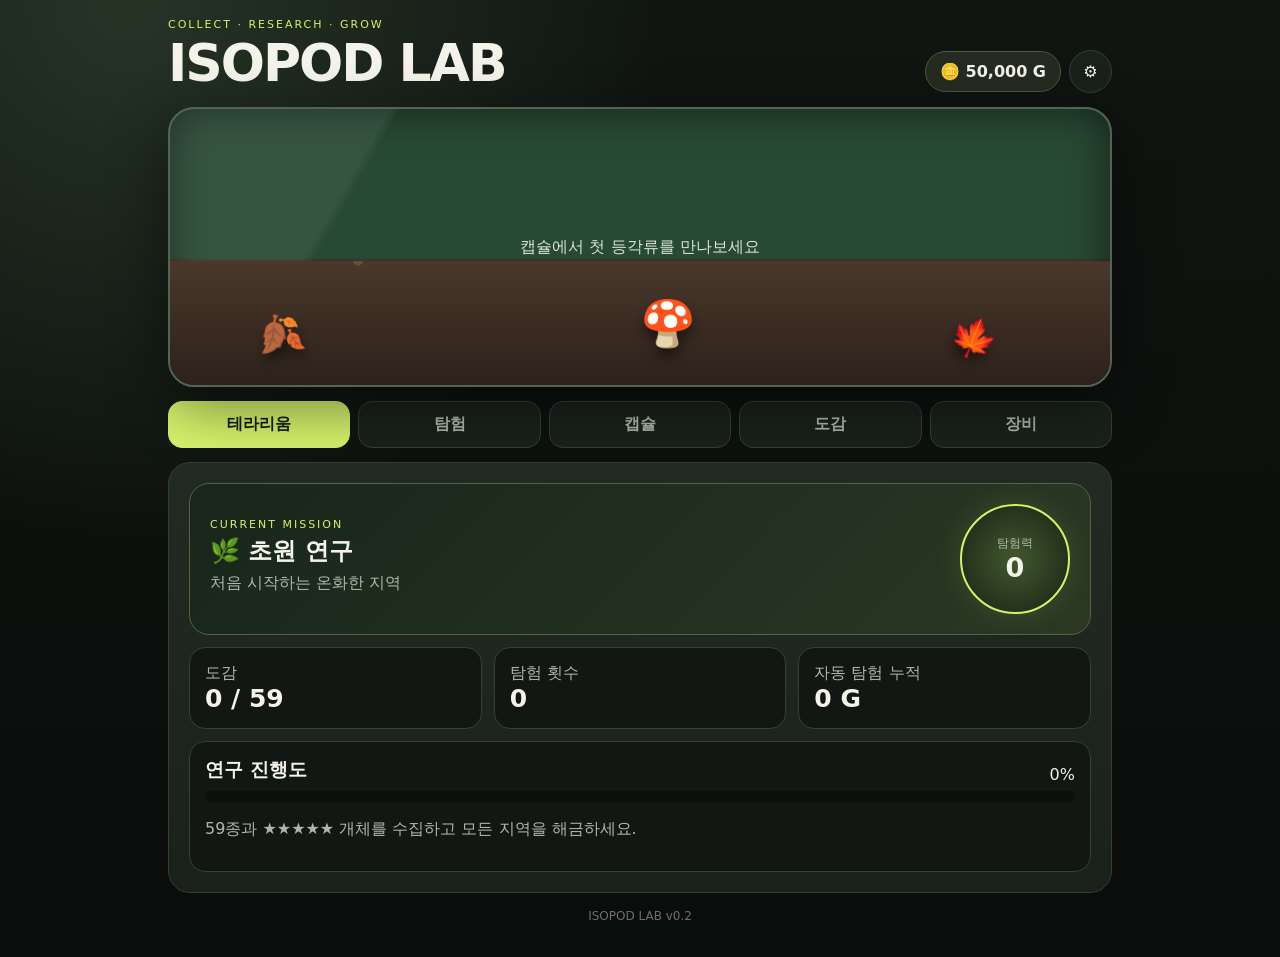
<file: index.html>
<!doctype html>
<html lang="ko">
<head>
  <meta charset="utf-8" />
  <meta name="viewport" content="width=device-width,initial-scale=1,viewport-fit=cover" />
  <meta name="theme-color" content="#111612" />
  <title>ISOPOD LAB v0.2</title>
  <link rel="stylesheet" href="style.css" />
</head>
<body>
  <main id="app">
    <header class="topbar">
      <div>
        <div class="eyebrow">COLLECT · RESEARCH · GROW</div>
        <h1>ISOPOD LAB</h1>
      </div>
      <div class="top-actions">
        <div class="gold">🪙 <span id="goldValue">0</span> G</div>
        <button id="settingsButton" class="icon-button" aria-label="설정 열기" title="설정">⚙️</button>
      </div>
    </header>

    <section id="terrarium" class="terrarium">
      <div class="glass-shine"></div>
      <div id="isopodStage" class="isopod-stage"></div>
      <div class="soil"></div>
      <div class="leaf leaf-a">🍂</div>
      <div class="leaf leaf-b">🍁</div>
      <div class="mushroom">🍄</div>
      <div id="autoBadge" class="auto-badge hidden">AUTO</div>
    </section>

    <nav class="tabs">
      <button data-view="home" class="active">테라리움</button>
      <button data-view="explore">탐험</button>
      <button data-view="capsule">캡슐</button>
      <button data-view="codex">도감</button>
      <button data-view="equipment">장비</button>
    </nav>

    <section id="panel" class="panel"></section>
    <footer>ISOPOD LAB <span id="versionText">v0.2</span></footer>
  </main>

  <div id="modal" class="modal hidden" role="dialog" aria-modal="true">
    <div class="modal-card">
      <div id="modalBody"></div>
      <button id="modalClose" class="primary modal-ok">확인</button>
    </div>
  </div>

  <div id="drawerBackdrop" class="drawer-backdrop hidden"></div>
  <aside id="settingsDrawer" class="settings-drawer" aria-hidden="true">
    <div class="drawer-head">
      <div><div class="eyebrow">SYSTEM</div><h2>설정</h2></div>
      <button id="settingsClose" class="icon-button" aria-label="설정 닫기">✕</button>
    </div>
    <div id="settingsBody"></div>
  </aside>

  <script src="main.js"></script>
</body>
</html>
</file>
<file: style.css>
:root{--bg:#111612;--panel:#1a211b;--panel2:#222b23;--line:#344036;--text:#f4f3ea;--muted:#aeb8aa;--accent:#d4f36b;--accent2:#ffce6a;--danger:#ff706a}
*{box-sizing:border-box}html{color-scheme:dark}body{margin:0;min-height:100vh;background:radial-gradient(circle at 10% 0%,#263426 0,transparent 36%),linear-gradient(180deg,#101511,#0a0d0b);color:var(--text);font-family:system-ui,-apple-system,BlinkMacSystemFont,"Segoe UI",sans-serif}button,input,select,textarea{font:inherit}button,a{-webkit-tap-highlight-color:transparent}#app{width:min(980px,100%);margin:auto;padding:18px}.topbar{display:flex;justify-content:space-between;align-items:end;gap:12px;margin-bottom:14px}.top-actions{display:flex;align-items:center;gap:8px}h1{margin:2px 0 0;font-size:clamp(28px,6vw,52px);letter-spacing:-2px}h2{margin:4px 0}h3{margin:0 0 8px}.eyebrow{font-size:11px;color:var(--accent);letter-spacing:2px}.gold{background:#252b20;border:1px solid #4c573b;border-radius:999px;padding:10px 14px;font-weight:800;white-space:nowrap}.icon-button{width:43px;height:43px;border:1px solid var(--line);border-radius:50%;background:var(--panel);color:var(--text);cursor:pointer}.terrarium{height:280px;position:relative;overflow:hidden;border-radius:26px;border:2px solid #536454;background:linear-gradient(180deg,#284933 0 54%,#3c2f24 55% 100%);box-shadow:inset 0 0 40px #0008,0 20px 60px #0007}.glass-shine{position:absolute;inset:0;background:linear-gradient(120deg,#fff1 0 20%,transparent 21% 100%);pointer-events:none}.soil{position:absolute;left:0;right:0;bottom:0;height:45%;background:radial-gradient(circle at 20% 0,#65503b 0 4px,transparent 5px),linear-gradient(#4a382b,#2c211b)}.leaf,.mushroom{position:absolute;z-index:2;font-size:38px;filter:drop-shadow(0 8px 6px #0007)}.leaf-a{left:9%;bottom:28px;transform:rotate(-18deg)}.leaf-b{right:12%;bottom:25px;transform:rotate(22deg)}.mushroom{left:50%;bottom:35px;font-size:45px}.isopod-stage{position:absolute;inset:0;z-index:4}.empty-stage{position:absolute;inset:0;display:grid;place-items:center;color:#d9e4d5}.pod{--scale:1;position:absolute;width:78px;height:42px;border-radius:52% 52% 45% 45%;transform:scale(var(--scale));background:repeating-linear-gradient(90deg,#ece7d7 0 8px,#393b39 9px 14px);border:2px solid #101210;box-shadow:0 8px 10px #0008;animation:walk 7s linear infinite alternate}.pod::before,.pod::after{content:"";position:absolute;top:4px;width:18px;height:2px;background:#111;transform-origin:right center}.pod::before{left:-14px;transform:rotate(25deg)}.pod::after{left:-14px;top:12px;transform:rotate(-15deg)}.pod .eye{position:absolute;right:8px;top:9px;width:5px;height:5px;border-radius:50%;background:#fff}@keyframes walk{from{translate:-6px 0}to{translate:40px -6px}}.auto-badge{position:absolute;right:14px;top:14px;z-index:5;background:var(--accent);color:#15200e;font-size:11px;font-weight:1000;padding:6px 10px;border-radius:999px;box-shadow:0 0 22px #d4f36b99}.tabs{display:grid;grid-template-columns:repeat(5,1fr);gap:8px;margin:14px 0}.tabs button{border:1px solid var(--line);background:var(--panel);color:var(--muted);padding:12px 6px;border-radius:14px;cursor:pointer;font-weight:700}.tabs button.active{background:var(--accent);color:#17200f;border-color:var(--accent)}.panel{min-height:300px;background:linear-gradient(180deg,var(--panel2),var(--panel));border:1px solid var(--line);border-radius:22px;padding:20px}.grid{display:grid;grid-template-columns:repeat(auto-fit,minmax(180px,1fr));gap:12px}.card{background:#121713;border:1px solid #354137;border-radius:16px;padding:15px}.stat{font-size:25px;font-weight:900}.muted{color:var(--muted)}.primary,.secondary,.danger-button,.kakao-button{border:0;border-radius:13px;padding:12px 16px;font-weight:900;cursor:pointer;text-decoration:none;text-align:center}.primary{background:var(--accent);color:#19210f}.secondary{background:#303a31;color:var(--text);border:1px solid #465248}.danger-button{background:#3d2324;color:#ffb5b1;border:1px solid #704040}.kakao-button{display:block;background:#fee500;color:#241f00}.actions{display:flex;flex-wrap:wrap;gap:10px;margin-top:14px}.actions.center{justify-content:center}.grow{flex:1}.full{width:100%}.compact{padding:9px 12px}.progress{height:12px;background:#0d110e;border-radius:999px;overflow:hidden}.progress>div{height:100%;background:linear-gradient(90deg,var(--accent),var(--accent2))}.hero-card{display:flex;justify-content:space-between;gap:20px;align-items:center;background:linear-gradient(135deg,#18261b,#2b3824);border:1px solid #526347;border-radius:20px;padding:20px;margin-bottom:12px}.hero-card p{margin:6px 0;color:var(--muted)}.power-orb{width:110px;height:110px;flex:none;border-radius:50%;display:grid;place-content:center;text-align:center;background:radial-gradient(circle,#42582d,#182116);border:2px solid var(--accent);box-shadow:0 0 28px #d4f36b22}.power-orb span{font-size:12px;color:var(--muted)}.power-orb strong{font-size:27px}.goal-card{margin-top:12px}.row-between,.section-title{display:flex;justify-content:space-between;align-items:center;gap:12px}.section-title{margin-bottom:14px}.power-chip{background:#0f1510;border:1px solid #455443;padding:8px 12px;border-radius:999px;font-weight:900}.region-grid{display:grid;grid-template-columns:repeat(5,1fr);gap:9px;margin-bottom:12px}.region-card{min-height:160px;display:flex;flex-direction:column;gap:6px;align-items:flex-start;text-align:left;padding:13px;border-radius:16px;background:#141a15;color:var(--text);border:1px solid #344036;cursor:pointer}.region-card.selected{outline:2px solid var(--accent);background:#21301f}.region-card.locked{opacity:.42;filter:grayscale(1);cursor:not-allowed}.region-icon{font-size:32px}.region-card small{color:var(--muted);line-height:1.35}.region-meta{margin-top:auto;font-size:11px;color:var(--accent);font-weight:900}.expedition-card{padding:18px}.status-dot{font-size:11px;background:#342727;color:#ffaaa5;padding:7px 9px;border-radius:999px}.status-dot.on{background:#25331d;color:var(--accent)}.live-text{min-height:20px;margin:12px 0 0;color:var(--muted);font-size:13px}.capsule-card{min-height:230px}.capsule-icon{font-size:48px;margin-bottom:8px}.codex{display:grid;grid-template-columns:repeat(auto-fill,minmax(135px,1fr));gap:9px;max-height:520px;overflow:auto;padding-right:3px}.entry{position:relative;display:flex;flex-direction:column;align-items:flex-start;gap:5px;background:#111612;color:var(--text);border:1px solid #333d35;border-radius:14px;padding:11px;min-height:125px;cursor:pointer}.entry.locked{filter:grayscale(1);opacity:.42;cursor:default}.entry-icon{font-size:30px}.fav{position:absolute;right:9px;top:7px;color:#ffd76a}.rarity-노말{color:#eee}.rarity-레어{color:#72a7ff}.rarity-에픽{color:#c78cff}.rarity-유니크{color:#ffad57}.rarity-레전더리{color:#ffe36e;text-shadow:0 0 10px #ffd90088}.slot{display:flex;justify-content:space-between;gap:10px;align-items:center}.modal{position:fixed;inset:0;background:#000c;display:grid;place-items:center;padding:20px;z-index:30}.hidden{display:none!important}.modal-card{width:min(470px,100%);max-height:90vh;overflow:auto;background:#1d241e;border:1px solid #566356;border-radius:24px;padding:24px;text-align:center;box-shadow:0 30px 100px #000}.modal-ok{margin-top:14px;min-width:120px}.modal-icon{font-size:48px}.result-name{font-size:30px;font-weight:1000;margin:8px 0}.stars{color:#ffd76a;font-size:25px;letter-spacing:3px}.bonus{color:var(--accent2);font-weight:900}.pull-list{text-align:left;display:grid;gap:7px}.field-label{display:grid;text-align:left;gap:6px;font-size:13px;font-weight:800}.field-label input,.field-label select,.field-label textarea{width:100%;background:#0f1410;color:var(--text);border:1px solid #465246;border-radius:11px;padding:11px;resize:vertical}.form-stack{display:grid;gap:12px;margin-top:14px}.photo-preview{min-height:90px;border:1px dashed #4b5a4b;border-radius:13px;display:grid;place-items:center;color:var(--muted);overflow:hidden}.photo-preview img{width:100%;max-height:210px;object-fit:contain;background:#090c0a}.photo-preview span{padding:7px;font-size:12px}.tiny{font-size:11px;line-height:1.45}.drawer-backdrop{position:fixed;inset:0;background:#0009;z-index:39}.settings-drawer{position:fixed;z-index:40;right:0;top:0;height:100vh;width:min(420px,94vw);background:#141a15;border-left:1px solid #435043;padding:20px;overflow:auto;transform:translateX(105%);transition:transform .25s ease}.settings-drawer.open{transform:translateX(0)}.drawer-head{display:flex;justify-content:space-between;align-items:center;margin-bottom:16px}.settings-section{background:#1c241d;border:1px solid #354136;border-radius:16px;padding:15px;margin-bottom:12px}.setting-row{display:flex;justify-content:space-between;align-items:center;gap:15px;padding:10px 0}.setting-row+ .setting-row{border-top:1px solid #303a31}.setting-row span{display:grid;gap:3px}.setting-row small{color:var(--muted)}input[type=checkbox]{width:44px;height:24px;accent-color:var(--accent)}.stack-actions{display:grid;gap:8px}.version-card{display:flex;justify-content:space-between;padding:12px;color:var(--muted)}.toast{position:fixed;left:50%;bottom:24px;z-index:60;transform:translate(-50%,25px);opacity:0;background:#efffd0;color:#17200f;padding:12px 16px;border-radius:999px;font-weight:900;box-shadow:0 12px 35px #0009;transition:.25s}.toast.show{transform:translate(-50%,0);opacity:1}.danger{border-color:#744;color:#ffc0bc}footer{text-align:center;color:#687166;padding:16px;font-size:12px}.low-motion *{animation-duration:.001ms!important;animation-iteration-count:1!important;transition-duration:.001ms!important}
@media(max-width:760px){.region-grid{grid-template-columns:repeat(2,1fr)}.region-card:last-child{grid-column:1/-1;min-height:120px}.hero-card{align-items:flex-start}.power-orb{width:90px;height:90px}.stats-grid{grid-template-columns:repeat(2,1fr)}}
@media(max-width:620px){#app{padding:10px}.terrarium{height:230px}.tabs button{font-size:12px;padding:10px 3px}.panel{padding:14px}.topbar{align-items:center}.gold{padding:9px 10px;font-size:13px}.hero-card{padding:15px}.hero-card p{font-size:13px}.power-orb{width:78px;height:78px}.power-orb strong{font-size:21px}.section-title{align-items:flex-start}.codex{grid-template-columns:repeat(2,1fr)}.modal-card{padding:18px}.stats-grid{grid-template-columns:1fr 1fr}.stats-grid .card:last-child{grid-column:1/-1}}
</file>
